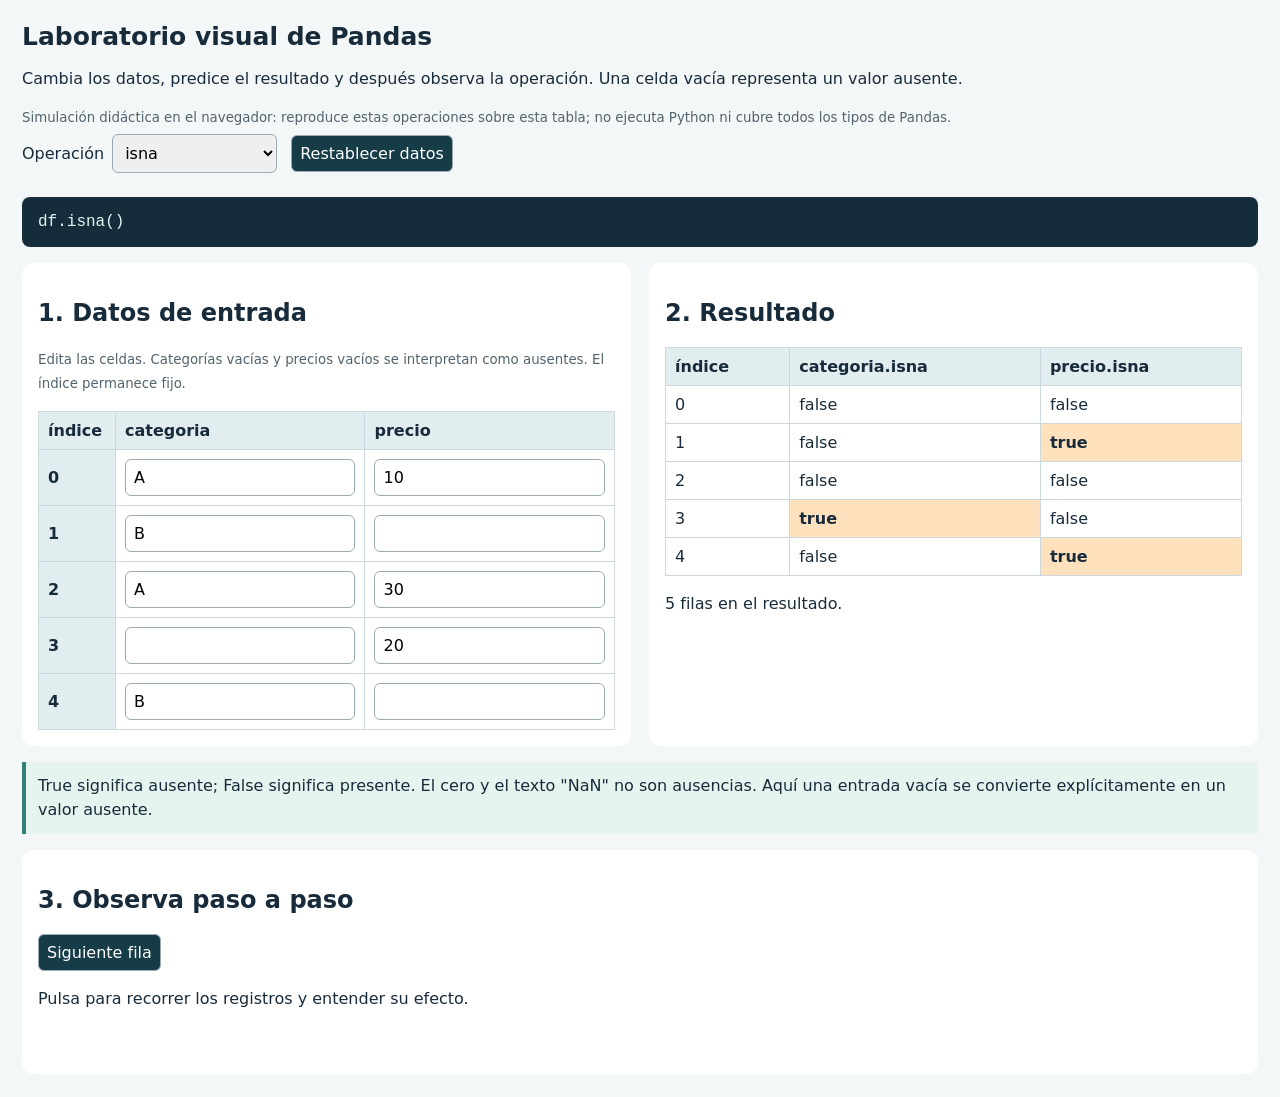
<file: docs/simulaciones.html>
<!doctype html><html lang="es"><meta charset="utf-8"><meta name="viewport" content="width=device-width,initial-scale=1"><title>Laboratorio visual de Pandas</title><style>
body{font:16px system-ui;color:#182b3b;background:#f4f7f8;margin:0;padding:22px}h1{font-size:25px;margin:0 0 8px}p{line-height:1.5}label{display:inline-flex;gap:8px;align-items:center;margin:8px 14px 8px 0}select,button,input{font:inherit;padding:8px;border:1px solid #9babb4;border-radius:6px}button{cursor:pointer;background:#163c48;color:white}input[type=number]{width:85px}table{border-collapse:collapse;width:100%;background:white}th,td{border:1px solid #ccd8dd;padding:9px;text-align:left}th{background:#e2edf0}td input{box-sizing:border-box;width:100%!important;min-width:65px}.grid{display:grid;grid-template-columns:1fr 1fr;gap:18px}.panel{background:white;padding:16px;border-radius:12px;overflow:auto}.yes{background:#ffe1bd;font-weight:bold}.missing{color:#a24b13}pre{white-space:pre-wrap;background:#152c3a;color:#e3f7f0;padding:16px;border-radius:8px}small{color:#52636e}#explain{border-left:4px solid #348074;padding:12px;background:#e6f4ef}#steps{min-height:55px}@media(max-width:720px){.grid{grid-template-columns:1fr}body{padding:12px}}</style>
<h1>Laboratorio visual de Pandas</h1><p>Cambia los datos, predice el resultado y después observa la operación. Una celda vacía representa un valor ausente.</p><small>Simulación didáctica en el navegador: reproduce estas operaciones sobre esta tabla; no ejecuta Python ni cubre todos los tipos de Pandas.</small>
<div><label>Operación <select id="op"><option>isna</option><option>fillna</option><option>groupby</option><option>value_counts</option><option>loc</option><option>iloc</option><option>sort_values</option><option>drop_duplicates</option></select></label><button id="reset">Restablecer datos</button></div>
<div id="controls"></div><pre id="code"></pre><div class="grid"><section class="panel"><h2>1. Datos de entrada</h2><p><small>Edita las celdas. Categorías vacías y precios vacíos se interpretan como ausentes. El índice permanece fijo.</small></p><div id="input"></div></section><section class="panel"><h2>2. Resultado</h2><div id="result" aria-live="polite"></div></section></div><p id="explain"></p><section class="panel"><h2>3. Observa paso a paso</h2><button id="step">Siguiente fila</button> <span id="counter"></span><p id="steps" aria-live="polite">Pulsa para recorrer los registros y entender su efecto.</p></section>
<script>
const seed=()=>[{categoria:'A',precio:10},{categoria:'B',precio:null},{categoria:'A',precio:30},{categoria:null,precio:20},{categoria:'B',precio:null}];let rows=seed(),step=-1;
const $=id=>document.getElementById(id),esc=x=>String(x).replaceAll('&','&amp;').replaceAll('<','&lt;').replaceAll('>','&gt;').replaceAll('"','&quot;');
function table(headers,data){return '<table><thead><tr>'+headers.map(x=>'<th>'+esc(x)+'</th>').join('')+'</tr></thead><tbody>'+data.map(r=>'<tr>'+r.map(x=>'<td class="'+(x===true?'yes':'')+'">'+(x===null?'<span class="missing">NaN</span>':esc(x))+'</td>').join('')+'</tr>').join('')+'</tbody></table>'}
function input(){ $('input').innerHTML='<table><tr><th>índice</th><th>categoria</th><th>precio</th></tr>'+rows.map((r,i)=>'<tr><th>'+i+'</th><td><input aria-label="Categoría fila '+i+'" data-i="'+i+'" data-k="categoria" value="'+esc(r.categoria??'')+'"></td><td><input type="number" step="any" aria-label="Precio fila '+i+'" data-i="'+i+'" data-k="precio" value="'+(r.precio??'')+'"></td></tr>').join('')+'</table>' }
function controls(){let op=$('op').value;let html='';if(['groupby','value_counts'].includes(op))html+='<label><input id="include" type="checkbox"> Incluir categorías ausentes (dropna=False)</label>';if(op==='groupby')html+='<label>Resumen <select id="agg"><option>sum</option><option>mean</option><option>count</option><option>size</option></select></label>';if(op==='value_counts')html+='<label><input id="normalize" type="checkbox"> Mostrar proporciones (normalize=True)</label>';if(op==='fillna')html+='<label>Reemplazar precios ausentes con <input id="replacement" type="number" value="0" step="any"></label>';if(op==='loc')html+='<label>Precio mayor que <input id="threshold" type="number" value="15" step="any"></label>';if(op==='iloc')html+='<label>Desde posición <input id="start" type="number" min="0" max="5" value="1"></label><label>Hasta posición (excluida) <input id="end" type="number" min="0" max="5" value="3"></label>';if(op==='sort_values')html+='<label><input id="descending" type="checkbox"> Descendente</label>';$('controls').innerHTML=html;step=-1;$('steps').textContent='Pulsa para recorrer los registros y entender su efecto.';$('counter').textContent='';render()}
function calc(rows,op,o={}){let groups=new Map();let pairs=rows.map((r,i)=>[i,r.categoria,r.precio]);if(op==='isna')return {h:['índice','categoria.isna','precio.isna'],d:rows.map((r,i)=>[i,r.categoria===null,r.precio===null])};if(op==='fillna')return {h:['índice','categoria','precio'],d:pairs.map(r=>[r[0],r[1],r[2]===null?o.replacement:r[2]])};if(op==='loc')pairs=pairs.filter(r=>r[2]!==null&&r[2]>o.threshold);if(op==='iloc')pairs=pairs.slice(o.start,o.end);if(op==='sort_values')pairs.sort((a,b)=>a[2]===null?(b[2]===null?0:1):b[2]===null?-1:(a[2]-b[2])*(o.descending?-1:1));if(op==='drop_duplicates'){let seen=new Set();pairs=pairs.filter(r=>{let k=JSON.stringify(r.slice(1));if(seen.has(k))return false;seen.add(k);return true})}if(['groupby','value_counts'].includes(op)){rows.forEach(r=>{if(r.categoria===null&&!o.include)return;if(!groups.has(r.categoria))groups.set(r.categoria,[]);groups.get(r.categoria).push(r.precio)});let denominator=Array.from(groups.values()).reduce((n,g)=>n+g.length,0);let data=Array.from(groups,([k,v])=>{let valid=v.filter(x=>x!==null);let value=op==='value_counts'?(o.normalize?v.length/denominator:v.length):o.agg==='size'?v.length:o.agg==='count'?valid.length:o.agg==='mean'?(valid.length?valid.reduce((a,b)=>a+b,0)/valid.length:null):valid.reduce((a,b)=>a+b,0);return[k,value]});if(op==='value_counts')data.sort((a,b)=>b[1]-a[1]);else data.sort((a,b)=>a[0]===null?1:b[0]===null?-1:String(a[0]).localeCompare(String(b[0])));return {h:['categoria',op==='value_counts'?(o.normalize?'proporción':'frecuencia'):o.agg],d:data}}return{h:['índice','categoria','precio'],d:pairs}}
function options(){return{include:$('include')?.checked??false,agg:$('agg')?.value??'sum',normalize:$('normalize')?.checked??false,replacement:Number($('replacement')?.value??0),threshold:Number($('threshold')?.value??15),start:Number($('start')?.value??1),end:Number($('end')?.value??3),descending:$('descending')?.checked??false}}
const explanations={isna:'True significa ausente; False significa presente. El cero y el texto "NaN" no son ausencias. Aquí una entrada vacía se convierte explícitamente en un valor ausente.',fillna:'Solo se reemplazan los precios ausentes. Las categorías ausentes y los precios presentes se conservan. Imputar cero es una decisión que debe justificarse, no una regla universal.',groupby:'Primero se separan filas por categoría y luego se resume precio. count cuenta precios presentes; size cuenta todas las filas del grupo; mean omite ausentes. sum devuelve 0 para un grupo sin precios presentes con min_count=0, el valor predeterminado.',value_counts:'Cuenta las apariciones de cada categoría, no los precios. Con normalize=True divide entre las filas incluidas: excluir categorías ausentes cambia el denominador. El orden entre categorías empatadas no es una conclusión relevante.',loc:'La comparación produce una máscara. Se conservan los precios presentes que superan estrictamente el umbral. Se mantienen las etiquetas originales del índice.',iloc:'Selecciona posiciones, comenzando en cero. El límite inicial se incluye y el final se excluye; no se renumera el índice de las filas seleccionadas.',sort_values:'Ordena por precio y conserva el índice original. Los ausentes se colocan al final en ambos sentidos. Se usa orden estable para mantener el orden de los empates.',drop_duplicates:'Compara categoria y precio, no el índice. Conserva la primera fila de cada combinación, considerando iguales los ausentes en las mismas columnas. Un duplicado solo debe eliminarse si la regla del negocio lo justifica.'};
function render(){let op=$('op').value,o=options(),r=calc(rows,op,o);$('result').innerHTML=table(r.h,r.d)+'<p>'+r.d.length+' filas en el resultado.</p>';$('explain').textContent=explanations[op];let code={isna:'df.isna()',fillna:'df.assign(precio=df["precio"].fillna('+o.replacement+'))',groupby:'df.groupby("categoria", dropna='+(!o.include?'True':'False')+')["precio"].'+o.agg+'()',value_counts:'df["categoria"].value_counts(dropna='+(!o.include?'True':'False')+', normalize='+(o.normalize?'True':'False')+')',loc:'df.loc[df["precio"] > '+o.threshold+']',iloc:'df.iloc['+o.start+':'+o.end+']',sort_values:'df.sort_values("precio", ascending='+(!o.descending?'True':'False')+', na_position="last", kind="stable")',drop_duplicates:'df.drop_duplicates(keep="first")'};$('code').textContent=code[op]}
$('input').addEventListener('input',e=>{let {i,k}=e.target.dataset;if(i===undefined)return;rows[Number(i)][k]=e.target.value===''?null:k==='precio'?Number(e.target.value):e.target.value;step=-1;render();$('steps').textContent='Datos modificados. Reinicia el recorrido con Siguiente fila.'});$('controls').addEventListener('input',()=>{step=-1;render();$('steps').textContent='Operación modificada. Recorre nuevamente las filas.'});$('op').addEventListener('change',controls);$('reset').onclick=()=>{rows=seed();input();controls()};$('step').onclick=()=>{step=(step+1)%rows.length;let r=rows[step],op=$('op').value,o=options();$('counter').textContent='Fila '+step+' de '+(rows.length-1);let out=calc(rows.slice(0,step+1),op,o);let note=op==='isna'?'Categoría ausente: '+(r.categoria===null)+'. Precio ausente: '+(r.precio===null)+'.':op==='loc'?'¿Precio > '+o.threshold+'? '+(r.precio!==null&&r.precio>o.threshold):op==='iloc'?'¿Posición dentro del intervalo? '+(step>=o.start&&step<o.end):'Resultado acumulado considerando solo las filas 0 a '+step+':';$('steps').innerHTML=esc(note)+(op==='isna'||op==='loc'||op==='iloc'?'':table(out.h,out.d))};const initial=new URLSearchParams(location.search).get('op');if([...$('op').options].some(x=>x.value===initial))$('op').value=initial;input();controls();
</script></html>
</file>
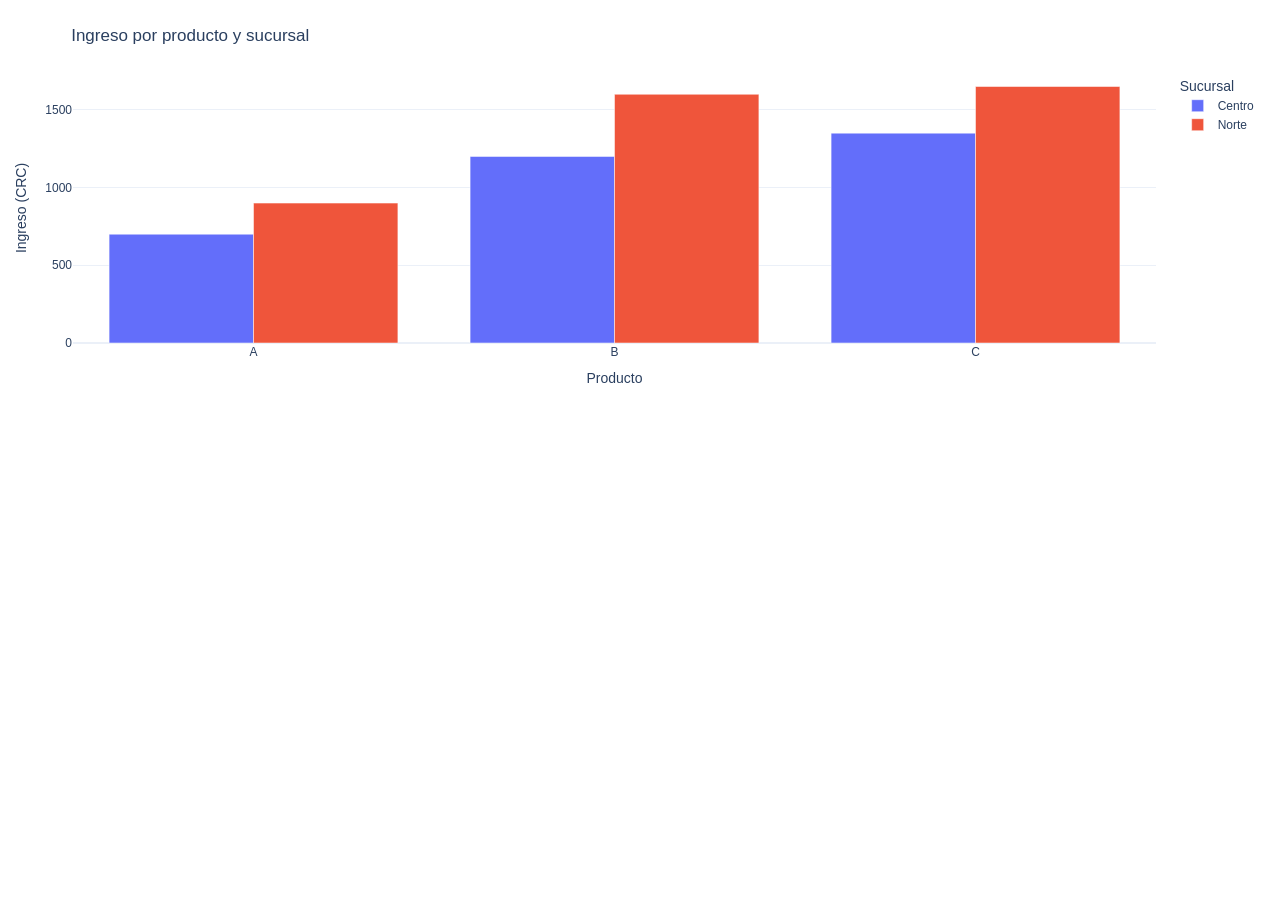
<file: docs/graficos/interactivo_21_1.html>
<!doctype html>
<html>
<head>
    <meta charset="utf-8" />
    <style>html, body {height: 100%;}</style>
</head>
<body>
    <div style="height:400px; width:100%;">                        <script>window.PlotlyConfig = {MathJaxConfig: 'local'};</script>
        <script charset="utf-8" src="plotly.min.js"></script>                <div id="da8fba6c-d6c4-459a-9431-df81176da787" class="plotly-graph-div" style="height:100%; width:100%;"></div>            <script>                window.PLOTLYENV=window.PLOTLYENV || {};                                if (document.getElementById("da8fba6c-d6c4-459a-9431-df81176da787")) {                    Plotly.newPlot(                        "da8fba6c-d6c4-459a-9431-df81176da787",                        [{"alignmentgroup":"True","hovertemplate":"Sucursal=Centro\u003cbr\u003eProducto=%{x}\u003cbr\u003eIngreso (CRC)=%{y}\u003cextra\u003e\u003c\u002fextra\u003e","legendgroup":"Centro","marker":{"color":"#636efa","pattern":{"shape":""}},"name":"Centro","offsetgroup":"Centro","orientation":"v","showlegend":true,"textposition":"auto","x":["A","B","C"],"xaxis":"x","y":{"dtype":"i2","bdata":"vAKwBEYF"},"yaxis":"y","type":"bar"},{"alignmentgroup":"True","hovertemplate":"Sucursal=Norte\u003cbr\u003eProducto=%{x}\u003cbr\u003eIngreso (CRC)=%{y}\u003cextra\u003e\u003c\u002fextra\u003e","legendgroup":"Norte","marker":{"color":"#EF553B","pattern":{"shape":""}},"name":"Norte","offsetgroup":"Norte","orientation":"v","showlegend":true,"textposition":"auto","x":["A","B","C"],"xaxis":"x","y":{"dtype":"i2","bdata":"hANABnIG"},"yaxis":"y","type":"bar"}],                        {"template":{"data":{"barpolar":[{"marker":{"line":{"color":"white","width":0.5},"pattern":{"fillmode":"overlay","size":10,"solidity":0.2}},"type":"barpolar"}],"bar":[{"error_x":{"color":"#2a3f5f"},"error_y":{"color":"#2a3f5f"},"marker":{"line":{"color":"white","width":0.5},"pattern":{"fillmode":"overlay","size":10,"solidity":0.2}},"type":"bar"}],"carpet":[{"aaxis":{"endlinecolor":"#2a3f5f","gridcolor":"#C8D4E3","linecolor":"#C8D4E3","minorgridcolor":"#C8D4E3","startlinecolor":"#2a3f5f"},"baxis":{"endlinecolor":"#2a3f5f","gridcolor":"#C8D4E3","linecolor":"#C8D4E3","minorgridcolor":"#C8D4E3","startlinecolor":"#2a3f5f"},"type":"carpet"}],"choropleth":[{"colorbar":{"outlinewidth":0,"ticks":""},"type":"choropleth"}],"contourcarpet":[{"colorbar":{"outlinewidth":0,"ticks":""},"type":"contourcarpet"}],"contour":[{"colorbar":{"outlinewidth":0,"ticks":""},"colorscale":[[0.0,"#0d0887"],[0.1111111111111111,"#46039f"],[0.2222222222222222,"#7201a8"],[0.3333333333333333,"#9c179e"],[0.4444444444444444,"#bd3786"],[0.5555555555555556,"#d8576b"],[0.6666666666666666,"#ed7953"],[0.7777777777777778,"#fb9f3a"],[0.8888888888888888,"#fdca26"],[1.0,"#f0f921"]],"type":"contour"}],"heatmap":[{"colorbar":{"outlinewidth":0,"ticks":""},"colorscale":[[0.0,"#0d0887"],[0.1111111111111111,"#46039f"],[0.2222222222222222,"#7201a8"],[0.3333333333333333,"#9c179e"],[0.4444444444444444,"#bd3786"],[0.5555555555555556,"#d8576b"],[0.6666666666666666,"#ed7953"],[0.7777777777777778,"#fb9f3a"],[0.8888888888888888,"#fdca26"],[1.0,"#f0f921"]],"type":"heatmap"}],"histogram2dcontour":[{"colorbar":{"outlinewidth":0,"ticks":""},"colorscale":[[0.0,"#0d0887"],[0.1111111111111111,"#46039f"],[0.2222222222222222,"#7201a8"],[0.3333333333333333,"#9c179e"],[0.4444444444444444,"#bd3786"],[0.5555555555555556,"#d8576b"],[0.6666666666666666,"#ed7953"],[0.7777777777777778,"#fb9f3a"],[0.8888888888888888,"#fdca26"],[1.0,"#f0f921"]],"type":"histogram2dcontour"}],"histogram2d":[{"colorbar":{"outlinewidth":0,"ticks":""},"colorscale":[[0.0,"#0d0887"],[0.1111111111111111,"#46039f"],[0.2222222222222222,"#7201a8"],[0.3333333333333333,"#9c179e"],[0.4444444444444444,"#bd3786"],[0.5555555555555556,"#d8576b"],[0.6666666666666666,"#ed7953"],[0.7777777777777778,"#fb9f3a"],[0.8888888888888888,"#fdca26"],[1.0,"#f0f921"]],"type":"histogram2d"}],"histogram":[{"marker":{"pattern":{"fillmode":"overlay","size":10,"solidity":0.2}},"type":"histogram"}],"mesh3d":[{"colorbar":{"outlinewidth":0,"ticks":""},"type":"mesh3d"}],"parcoords":[{"line":{"colorbar":{"outlinewidth":0,"ticks":""}},"type":"parcoords"}],"pie":[{"automargin":true,"type":"pie"}],"scatter3d":[{"line":{"colorbar":{"outlinewidth":0,"ticks":""}},"marker":{"colorbar":{"outlinewidth":0,"ticks":""}},"type":"scatter3d"}],"scattercarpet":[{"marker":{"colorbar":{"outlinewidth":0,"ticks":""}},"type":"scattercarpet"}],"scattergeo":[{"marker":{"colorbar":{"outlinewidth":0,"ticks":""}},"type":"scattergeo"}],"scattergl":[{"marker":{"colorbar":{"outlinewidth":0,"ticks":""}},"type":"scattergl"}],"scattermap":[{"marker":{"colorbar":{"outlinewidth":0,"ticks":""}},"type":"scattermap"}],"scatterpolargl":[{"marker":{"colorbar":{"outlinewidth":0,"ticks":""}},"type":"scatterpolargl"}],"scatterpolar":[{"marker":{"colorbar":{"outlinewidth":0,"ticks":""}},"type":"scatterpolar"}],"scatter":[{"fillpattern":{"fillmode":"overlay","size":10,"solidity":0.2},"type":"scatter"}],"scatterternary":[{"marker":{"colorbar":{"outlinewidth":0,"ticks":""}},"type":"scatterternary"}],"surface":[{"colorbar":{"outlinewidth":0,"ticks":""},"colorscale":[[0.0,"#0d0887"],[0.1111111111111111,"#46039f"],[0.2222222222222222,"#7201a8"],[0.3333333333333333,"#9c179e"],[0.4444444444444444,"#bd3786"],[0.5555555555555556,"#d8576b"],[0.6666666666666666,"#ed7953"],[0.7777777777777778,"#fb9f3a"],[0.8888888888888888,"#fdca26"],[1.0,"#f0f921"]],"type":"surface"}],"table":[{"cells":{"fill":{"color":"#EBF0F8"},"line":{"color":"white"}},"header":{"fill":{"color":"#C8D4E3"},"line":{"color":"white"}},"type":"table"}]},"layout":{"annotationdefaults":{"arrowcolor":"#2a3f5f","arrowhead":0,"arrowwidth":1},"autotypenumbers":"strict","coloraxis":{"colorbar":{"outlinewidth":0,"ticks":""}},"colorscale":{"diverging":[[0,"#8e0152"],[0.1,"#c51b7d"],[0.2,"#de77ae"],[0.3,"#f1b6da"],[0.4,"#fde0ef"],[0.5,"#f7f7f7"],[0.6,"#e6f5d0"],[0.7,"#b8e186"],[0.8,"#7fbc41"],[0.9,"#4d9221"],[1,"#276419"]],"sequential":[[0.0,"#0d0887"],[0.1111111111111111,"#46039f"],[0.2222222222222222,"#7201a8"],[0.3333333333333333,"#9c179e"],[0.4444444444444444,"#bd3786"],[0.5555555555555556,"#d8576b"],[0.6666666666666666,"#ed7953"],[0.7777777777777778,"#fb9f3a"],[0.8888888888888888,"#fdca26"],[1.0,"#f0f921"]],"sequentialminus":[[0.0,"#0d0887"],[0.1111111111111111,"#46039f"],[0.2222222222222222,"#7201a8"],[0.3333333333333333,"#9c179e"],[0.4444444444444444,"#bd3786"],[0.5555555555555556,"#d8576b"],[0.6666666666666666,"#ed7953"],[0.7777777777777778,"#fb9f3a"],[0.8888888888888888,"#fdca26"],[1.0,"#f0f921"]]},"colorway":["#636efa","#EF553B","#00cc96","#ab63fa","#FFA15A","#19d3f3","#FF6692","#B6E880","#FF97FF","#FECB52"],"font":{"color":"#2a3f5f"},"geo":{"bgcolor":"white","lakecolor":"white","landcolor":"white","showlakes":true,"showland":true,"subunitcolor":"#C8D4E3"},"hoverlabel":{"align":"left"},"hovermode":"closest","paper_bgcolor":"white","plot_bgcolor":"white","polar":{"angularaxis":{"gridcolor":"#EBF0F8","linecolor":"#EBF0F8","ticks":""},"bgcolor":"white","radialaxis":{"gridcolor":"#EBF0F8","linecolor":"#EBF0F8","ticks":""}},"scene":{"xaxis":{"backgroundcolor":"white","gridcolor":"#DFE8F3","gridwidth":2,"linecolor":"#EBF0F8","showbackground":true,"ticks":"","zerolinecolor":"#EBF0F8"},"yaxis":{"backgroundcolor":"white","gridcolor":"#DFE8F3","gridwidth":2,"linecolor":"#EBF0F8","showbackground":true,"ticks":"","zerolinecolor":"#EBF0F8"},"zaxis":{"backgroundcolor":"white","gridcolor":"#DFE8F3","gridwidth":2,"linecolor":"#EBF0F8","showbackground":true,"ticks":"","zerolinecolor":"#EBF0F8"}},"shapedefaults":{"line":{"color":"#2a3f5f"}},"ternary":{"aaxis":{"gridcolor":"#DFE8F3","linecolor":"#A2B1C6","ticks":""},"baxis":{"gridcolor":"#DFE8F3","linecolor":"#A2B1C6","ticks":""},"bgcolor":"white","caxis":{"gridcolor":"#DFE8F3","linecolor":"#A2B1C6","ticks":""}},"title":{"x":0.05},"xaxis":{"automargin":true,"gridcolor":"#EBF0F8","linecolor":"#EBF0F8","ticks":"","title":{"standoff":15},"zerolinecolor":"#EBF0F8","zerolinewidth":2},"yaxis":{"automargin":true,"gridcolor":"#EBF0F8","linecolor":"#EBF0F8","ticks":"","title":{"standoff":15},"zerolinecolor":"#EBF0F8","zerolinewidth":2}}},"xaxis":{"anchor":"y","domain":[0.0,1.0],"title":{"text":"Producto"}},"yaxis":{"anchor":"x","domain":[0.0,1.0],"title":{"text":"Ingreso (CRC)"}},"legend":{"title":{"text":"Sucursal"},"tracegroupgap":0},"title":{"text":"Ingreso por producto y sucursal"},"barmode":"group","margin":{"l":55,"r":20,"t":65,"b":65},"height":400,"autosize":true},                        {"responsive": true}                    )                };            </script>        </div>
</body>
</html>
</file>
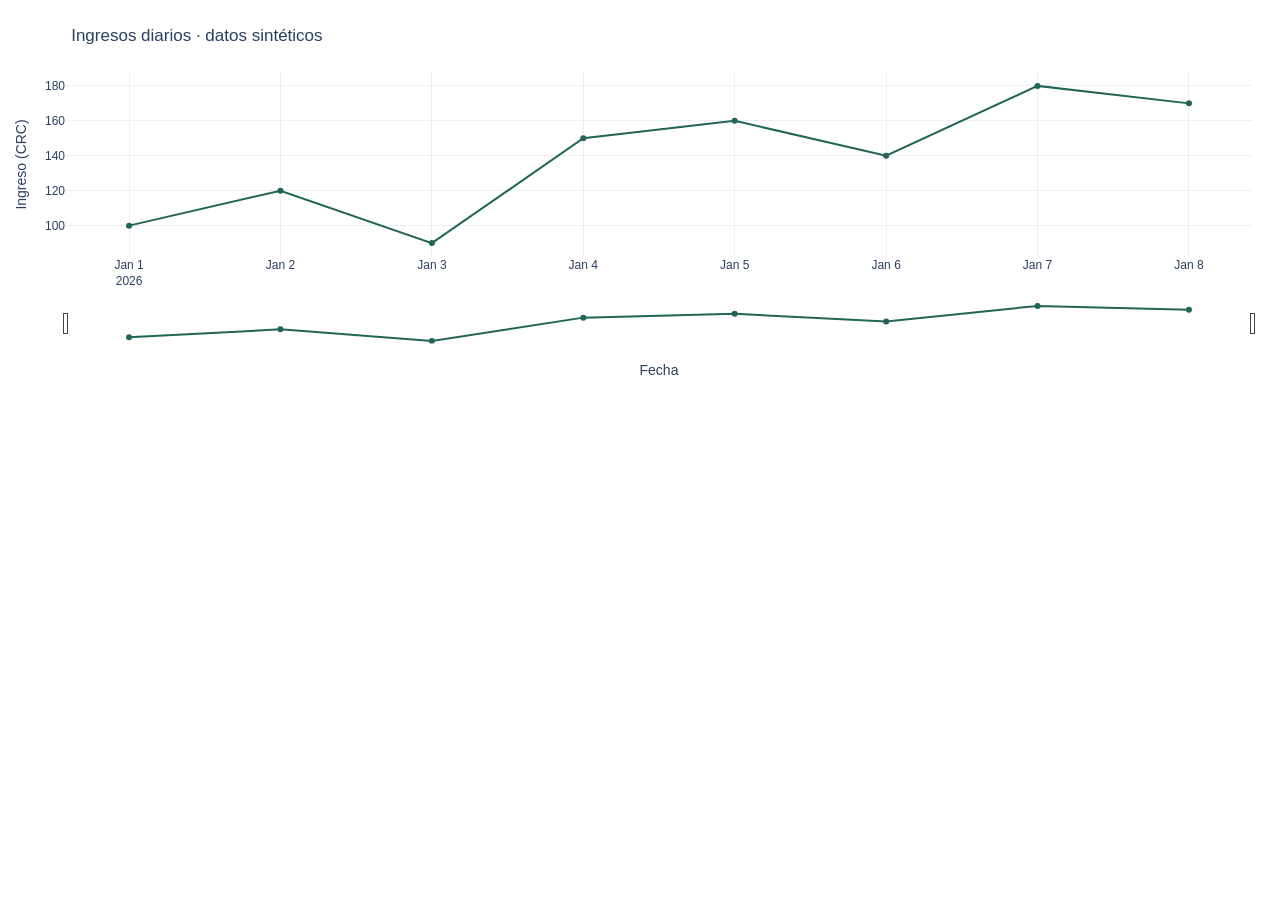
<file: docs/graficos/interactivo_21_2.html>
<!doctype html>
<html>
<head>
    <meta charset="utf-8" />
    <style>html, body {height: 100%;}</style>
</head>
<body>
    <div style="height:400px; width:100%;">                        <script>window.PlotlyConfig = {MathJaxConfig: 'local'};</script>
        <script charset="utf-8" src="plotly.min.js"></script>                <div id="902dd763-e04b-4e4e-b7b8-8c014634f435" class="plotly-graph-div" style="height:100%; width:100%;"></div>            <script>                window.PLOTLYENV=window.PLOTLYENV || {};                                if (document.getElementById("902dd763-e04b-4e4e-b7b8-8c014634f435")) {                    Plotly.newPlot(                        "902dd763-e04b-4e4e-b7b8-8c014634f435",                        [{"hovertemplate":"%{x|%d\u002f%m\u002f%Y}\u003cbr\u003eCRC %{y:.0f}\u003cextra\u003e\u003c\u002fextra\u003e","legendgroup":"","line":{"color":"#216556","dash":"solid"},"marker":{"symbol":"circle"},"mode":"lines+markers","name":"","orientation":"v","showlegend":false,"x":["2026-01-01T00:00:00.000000","2026-01-02T00:00:00.000000","2026-01-03T00:00:00.000000","2026-01-04T00:00:00.000000","2026-01-05T00:00:00.000000","2026-01-06T00:00:00.000000","2026-01-07T00:00:00.000000","2026-01-08T00:00:00.000000"],"xaxis":"x","y":{"dtype":"i2","bdata":"ZAB4AFoAlgCgAIwAtACqAA=="},"yaxis":"y","type":"scatter"}],                        {"template":{"data":{"barpolar":[{"marker":{"line":{"color":"white","width":0.5},"pattern":{"fillmode":"overlay","size":10,"solidity":0.2}},"type":"barpolar"}],"bar":[{"error_x":{"color":"#2a3f5f"},"error_y":{"color":"#2a3f5f"},"marker":{"line":{"color":"white","width":0.5},"pattern":{"fillmode":"overlay","size":10,"solidity":0.2}},"type":"bar"}],"carpet":[{"aaxis":{"endlinecolor":"#2a3f5f","gridcolor":"#C8D4E3","linecolor":"#C8D4E3","minorgridcolor":"#C8D4E3","startlinecolor":"#2a3f5f"},"baxis":{"endlinecolor":"#2a3f5f","gridcolor":"#C8D4E3","linecolor":"#C8D4E3","minorgridcolor":"#C8D4E3","startlinecolor":"#2a3f5f"},"type":"carpet"}],"choropleth":[{"colorbar":{"outlinewidth":0,"ticks":""},"type":"choropleth"}],"contourcarpet":[{"colorbar":{"outlinewidth":0,"ticks":""},"type":"contourcarpet"}],"contour":[{"colorbar":{"outlinewidth":0,"ticks":""},"colorscale":[[0.0,"#0d0887"],[0.1111111111111111,"#46039f"],[0.2222222222222222,"#7201a8"],[0.3333333333333333,"#9c179e"],[0.4444444444444444,"#bd3786"],[0.5555555555555556,"#d8576b"],[0.6666666666666666,"#ed7953"],[0.7777777777777778,"#fb9f3a"],[0.8888888888888888,"#fdca26"],[1.0,"#f0f921"]],"type":"contour"}],"heatmap":[{"colorbar":{"outlinewidth":0,"ticks":""},"colorscale":[[0.0,"#0d0887"],[0.1111111111111111,"#46039f"],[0.2222222222222222,"#7201a8"],[0.3333333333333333,"#9c179e"],[0.4444444444444444,"#bd3786"],[0.5555555555555556,"#d8576b"],[0.6666666666666666,"#ed7953"],[0.7777777777777778,"#fb9f3a"],[0.8888888888888888,"#fdca26"],[1.0,"#f0f921"]],"type":"heatmap"}],"histogram2dcontour":[{"colorbar":{"outlinewidth":0,"ticks":""},"colorscale":[[0.0,"#0d0887"],[0.1111111111111111,"#46039f"],[0.2222222222222222,"#7201a8"],[0.3333333333333333,"#9c179e"],[0.4444444444444444,"#bd3786"],[0.5555555555555556,"#d8576b"],[0.6666666666666666,"#ed7953"],[0.7777777777777778,"#fb9f3a"],[0.8888888888888888,"#fdca26"],[1.0,"#f0f921"]],"type":"histogram2dcontour"}],"histogram2d":[{"colorbar":{"outlinewidth":0,"ticks":""},"colorscale":[[0.0,"#0d0887"],[0.1111111111111111,"#46039f"],[0.2222222222222222,"#7201a8"],[0.3333333333333333,"#9c179e"],[0.4444444444444444,"#bd3786"],[0.5555555555555556,"#d8576b"],[0.6666666666666666,"#ed7953"],[0.7777777777777778,"#fb9f3a"],[0.8888888888888888,"#fdca26"],[1.0,"#f0f921"]],"type":"histogram2d"}],"histogram":[{"marker":{"pattern":{"fillmode":"overlay","size":10,"solidity":0.2}},"type":"histogram"}],"mesh3d":[{"colorbar":{"outlinewidth":0,"ticks":""},"type":"mesh3d"}],"parcoords":[{"line":{"colorbar":{"outlinewidth":0,"ticks":""}},"type":"parcoords"}],"pie":[{"automargin":true,"type":"pie"}],"scatter3d":[{"line":{"colorbar":{"outlinewidth":0,"ticks":""}},"marker":{"colorbar":{"outlinewidth":0,"ticks":""}},"type":"scatter3d"}],"scattercarpet":[{"marker":{"colorbar":{"outlinewidth":0,"ticks":""}},"type":"scattercarpet"}],"scattergeo":[{"marker":{"colorbar":{"outlinewidth":0,"ticks":""}},"type":"scattergeo"}],"scattergl":[{"marker":{"colorbar":{"outlinewidth":0,"ticks":""}},"type":"scattergl"}],"scattermap":[{"marker":{"colorbar":{"outlinewidth":0,"ticks":""}},"type":"scattermap"}],"scatterpolargl":[{"marker":{"colorbar":{"outlinewidth":0,"ticks":""}},"type":"scatterpolargl"}],"scatterpolar":[{"marker":{"colorbar":{"outlinewidth":0,"ticks":""}},"type":"scatterpolar"}],"scatter":[{"fillpattern":{"fillmode":"overlay","size":10,"solidity":0.2},"type":"scatter"}],"scatterternary":[{"marker":{"colorbar":{"outlinewidth":0,"ticks":""}},"type":"scatterternary"}],"surface":[{"colorbar":{"outlinewidth":0,"ticks":""},"colorscale":[[0.0,"#0d0887"],[0.1111111111111111,"#46039f"],[0.2222222222222222,"#7201a8"],[0.3333333333333333,"#9c179e"],[0.4444444444444444,"#bd3786"],[0.5555555555555556,"#d8576b"],[0.6666666666666666,"#ed7953"],[0.7777777777777778,"#fb9f3a"],[0.8888888888888888,"#fdca26"],[1.0,"#f0f921"]],"type":"surface"}],"table":[{"cells":{"fill":{"color":"#EBF0F8"},"line":{"color":"white"}},"header":{"fill":{"color":"#C8D4E3"},"line":{"color":"white"}},"type":"table"}]},"layout":{"annotationdefaults":{"arrowcolor":"#2a3f5f","arrowhead":0,"arrowwidth":1},"autotypenumbers":"strict","coloraxis":{"colorbar":{"outlinewidth":0,"ticks":""}},"colorscale":{"diverging":[[0,"#8e0152"],[0.1,"#c51b7d"],[0.2,"#de77ae"],[0.3,"#f1b6da"],[0.4,"#fde0ef"],[0.5,"#f7f7f7"],[0.6,"#e6f5d0"],[0.7,"#b8e186"],[0.8,"#7fbc41"],[0.9,"#4d9221"],[1,"#276419"]],"sequential":[[0.0,"#0d0887"],[0.1111111111111111,"#46039f"],[0.2222222222222222,"#7201a8"],[0.3333333333333333,"#9c179e"],[0.4444444444444444,"#bd3786"],[0.5555555555555556,"#d8576b"],[0.6666666666666666,"#ed7953"],[0.7777777777777778,"#fb9f3a"],[0.8888888888888888,"#fdca26"],[1.0,"#f0f921"]],"sequentialminus":[[0.0,"#0d0887"],[0.1111111111111111,"#46039f"],[0.2222222222222222,"#7201a8"],[0.3333333333333333,"#9c179e"],[0.4444444444444444,"#bd3786"],[0.5555555555555556,"#d8576b"],[0.6666666666666666,"#ed7953"],[0.7777777777777778,"#fb9f3a"],[0.8888888888888888,"#fdca26"],[1.0,"#f0f921"]]},"colorway":["#636efa","#EF553B","#00cc96","#ab63fa","#FFA15A","#19d3f3","#FF6692","#B6E880","#FF97FF","#FECB52"],"font":{"color":"#2a3f5f"},"geo":{"bgcolor":"white","lakecolor":"white","landcolor":"white","showlakes":true,"showland":true,"subunitcolor":"#C8D4E3"},"hoverlabel":{"align":"left"},"hovermode":"closest","paper_bgcolor":"white","plot_bgcolor":"white","polar":{"angularaxis":{"gridcolor":"#EBF0F8","linecolor":"#EBF0F8","ticks":""},"bgcolor":"white","radialaxis":{"gridcolor":"#EBF0F8","linecolor":"#EBF0F8","ticks":""}},"scene":{"xaxis":{"backgroundcolor":"white","gridcolor":"#DFE8F3","gridwidth":2,"linecolor":"#EBF0F8","showbackground":true,"ticks":"","zerolinecolor":"#EBF0F8"},"yaxis":{"backgroundcolor":"white","gridcolor":"#DFE8F3","gridwidth":2,"linecolor":"#EBF0F8","showbackground":true,"ticks":"","zerolinecolor":"#EBF0F8"},"zaxis":{"backgroundcolor":"white","gridcolor":"#DFE8F3","gridwidth":2,"linecolor":"#EBF0F8","showbackground":true,"ticks":"","zerolinecolor":"#EBF0F8"}},"shapedefaults":{"line":{"color":"#2a3f5f"}},"ternary":{"aaxis":{"gridcolor":"#DFE8F3","linecolor":"#A2B1C6","ticks":""},"baxis":{"gridcolor":"#DFE8F3","linecolor":"#A2B1C6","ticks":""},"bgcolor":"white","caxis":{"gridcolor":"#DFE8F3","linecolor":"#A2B1C6","ticks":""}},"title":{"x":0.05},"xaxis":{"automargin":true,"gridcolor":"#EBF0F8","linecolor":"#EBF0F8","ticks":"","title":{"standoff":15},"zerolinecolor":"#EBF0F8","zerolinewidth":2},"yaxis":{"automargin":true,"gridcolor":"#EBF0F8","linecolor":"#EBF0F8","ticks":"","title":{"standoff":15},"zerolinecolor":"#EBF0F8","zerolinewidth":2}}},"xaxis":{"anchor":"y","domain":[0.0,1.0],"title":{"text":"Fecha"},"rangeslider":{"visible":true}},"yaxis":{"anchor":"x","domain":[0.0,1.0],"title":{"text":"Ingreso (CRC)"}},"legend":{"tracegroupgap":0},"title":{"text":"Ingresos diarios \u00b7 datos sint\u00e9ticos"},"margin":{"l":55,"r":20,"t":65,"b":65},"height":400,"autosize":true},                        {"responsive": true}                    )                };            </script>        </div>
</body>
</html>
</file>
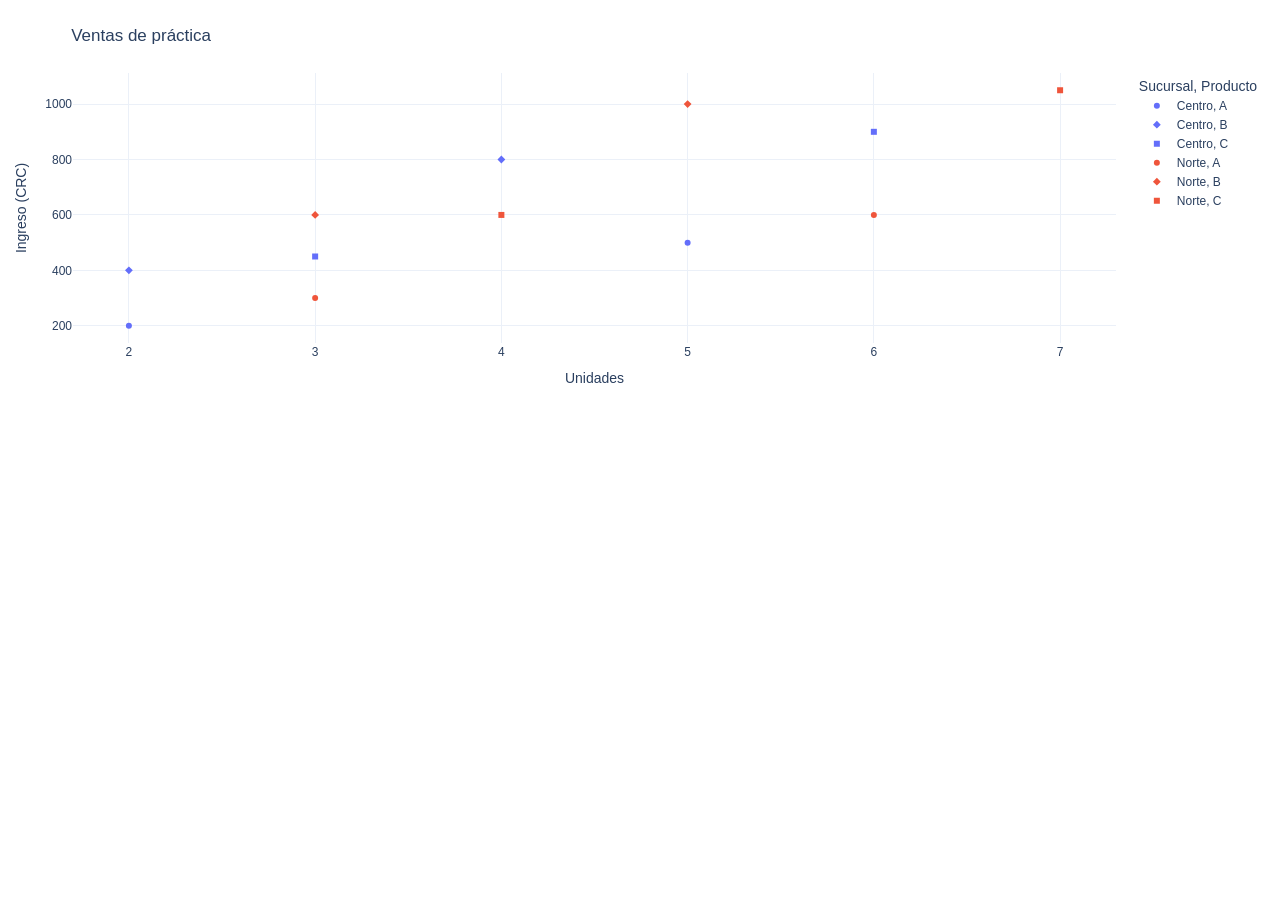
<file: docs/graficos/interactivo_21_3.html>
<!doctype html>
<html>
<head>
    <meta charset="utf-8" />
    <style>html, body {height: 100%;}</style>
</head>
<body>
    <div style="height:400px; width:100%;">                        <script>window.PlotlyConfig = {MathJaxConfig: 'local'};</script>
        <script charset="utf-8" src="plotly.min.js"></script>                <div id="feb7a943-1eb0-4d97-9087-21355bd629d4" class="plotly-graph-div" style="height:100%; width:100%;"></div>            <script>                window.PLOTLYENV=window.PLOTLYENV || {};                                if (document.getElementById("feb7a943-1eb0-4d97-9087-21355bd629d4")) {                    Plotly.newPlot(                        "feb7a943-1eb0-4d97-9087-21355bd629d4",                        [{"customdata":[["A"],["A"]],"hovertemplate":"Sucursal=Centro\u003cbr\u003eProducto=%{customdata[0]}\u003cbr\u003eUnidades=%{x}\u003cbr\u003eIngreso (CRC)=%{y}\u003cextra\u003e\u003c\u002fextra\u003e","legendgroup":"Centro, A","marker":{"color":"#636efa","symbol":"circle"},"mode":"markers","name":"Centro, A","orientation":"v","showlegend":true,"x":{"dtype":"i1","bdata":"AgU="},"xaxis":"x","y":{"dtype":"i2","bdata":"yAD0AQ=="},"yaxis":"y","type":"scatter"},{"customdata":[["B"],["B"]],"hovertemplate":"Sucursal=Centro\u003cbr\u003eProducto=%{customdata[0]}\u003cbr\u003eUnidades=%{x}\u003cbr\u003eIngreso (CRC)=%{y}\u003cextra\u003e\u003c\u002fextra\u003e","legendgroup":"Centro, B","marker":{"color":"#636efa","symbol":"diamond"},"mode":"markers","name":"Centro, B","orientation":"v","showlegend":true,"x":{"dtype":"i1","bdata":"BAI="},"xaxis":"x","y":{"dtype":"i2","bdata":"IAOQAQ=="},"yaxis":"y","type":"scatter"},{"customdata":[["C"],["C"]],"hovertemplate":"Sucursal=Centro\u003cbr\u003eProducto=%{customdata[0]}\u003cbr\u003eUnidades=%{x}\u003cbr\u003eIngreso (CRC)=%{y}\u003cextra\u003e\u003c\u002fextra\u003e","legendgroup":"Centro, C","marker":{"color":"#636efa","symbol":"square"},"mode":"markers","name":"Centro, C","orientation":"v","showlegend":true,"x":{"dtype":"i1","bdata":"AwY="},"xaxis":"x","y":{"dtype":"i2","bdata":"wgGEAw=="},"yaxis":"y","type":"scatter"},{"customdata":[["A"],["A"]],"hovertemplate":"Sucursal=Norte\u003cbr\u003eProducto=%{customdata[0]}\u003cbr\u003eUnidades=%{x}\u003cbr\u003eIngreso (CRC)=%{y}\u003cextra\u003e\u003c\u002fextra\u003e","legendgroup":"Norte, A","marker":{"color":"#EF553B","symbol":"circle"},"mode":"markers","name":"Norte, A","orientation":"v","showlegend":true,"x":{"dtype":"i1","bdata":"AwY="},"xaxis":"x","y":{"dtype":"i2","bdata":"LAFYAg=="},"yaxis":"y","type":"scatter"},{"customdata":[["B"],["B"]],"hovertemplate":"Sucursal=Norte\u003cbr\u003eProducto=%{customdata[0]}\u003cbr\u003eUnidades=%{x}\u003cbr\u003eIngreso (CRC)=%{y}\u003cextra\u003e\u003c\u002fextra\u003e","legendgroup":"Norte, B","marker":{"color":"#EF553B","symbol":"diamond"},"mode":"markers","name":"Norte, B","orientation":"v","showlegend":true,"x":{"dtype":"i1","bdata":"BQM="},"xaxis":"x","y":{"dtype":"i2","bdata":"6ANYAg=="},"yaxis":"y","type":"scatter"},{"customdata":[["C"],["C"]],"hovertemplate":"Sucursal=Norte\u003cbr\u003eProducto=%{customdata[0]}\u003cbr\u003eUnidades=%{x}\u003cbr\u003eIngreso (CRC)=%{y}\u003cextra\u003e\u003c\u002fextra\u003e","legendgroup":"Norte, C","marker":{"color":"#EF553B","symbol":"square"},"mode":"markers","name":"Norte, C","orientation":"v","showlegend":true,"x":{"dtype":"i1","bdata":"BAc="},"xaxis":"x","y":{"dtype":"i2","bdata":"WAIaBA=="},"yaxis":"y","type":"scatter"}],                        {"template":{"data":{"barpolar":[{"marker":{"line":{"color":"white","width":0.5},"pattern":{"fillmode":"overlay","size":10,"solidity":0.2}},"type":"barpolar"}],"bar":[{"error_x":{"color":"#2a3f5f"},"error_y":{"color":"#2a3f5f"},"marker":{"line":{"color":"white","width":0.5},"pattern":{"fillmode":"overlay","size":10,"solidity":0.2}},"type":"bar"}],"carpet":[{"aaxis":{"endlinecolor":"#2a3f5f","gridcolor":"#C8D4E3","linecolor":"#C8D4E3","minorgridcolor":"#C8D4E3","startlinecolor":"#2a3f5f"},"baxis":{"endlinecolor":"#2a3f5f","gridcolor":"#C8D4E3","linecolor":"#C8D4E3","minorgridcolor":"#C8D4E3","startlinecolor":"#2a3f5f"},"type":"carpet"}],"choropleth":[{"colorbar":{"outlinewidth":0,"ticks":""},"type":"choropleth"}],"contourcarpet":[{"colorbar":{"outlinewidth":0,"ticks":""},"type":"contourcarpet"}],"contour":[{"colorbar":{"outlinewidth":0,"ticks":""},"colorscale":[[0.0,"#0d0887"],[0.1111111111111111,"#46039f"],[0.2222222222222222,"#7201a8"],[0.3333333333333333,"#9c179e"],[0.4444444444444444,"#bd3786"],[0.5555555555555556,"#d8576b"],[0.6666666666666666,"#ed7953"],[0.7777777777777778,"#fb9f3a"],[0.8888888888888888,"#fdca26"],[1.0,"#f0f921"]],"type":"contour"}],"heatmap":[{"colorbar":{"outlinewidth":0,"ticks":""},"colorscale":[[0.0,"#0d0887"],[0.1111111111111111,"#46039f"],[0.2222222222222222,"#7201a8"],[0.3333333333333333,"#9c179e"],[0.4444444444444444,"#bd3786"],[0.5555555555555556,"#d8576b"],[0.6666666666666666,"#ed7953"],[0.7777777777777778,"#fb9f3a"],[0.8888888888888888,"#fdca26"],[1.0,"#f0f921"]],"type":"heatmap"}],"histogram2dcontour":[{"colorbar":{"outlinewidth":0,"ticks":""},"colorscale":[[0.0,"#0d0887"],[0.1111111111111111,"#46039f"],[0.2222222222222222,"#7201a8"],[0.3333333333333333,"#9c179e"],[0.4444444444444444,"#bd3786"],[0.5555555555555556,"#d8576b"],[0.6666666666666666,"#ed7953"],[0.7777777777777778,"#fb9f3a"],[0.8888888888888888,"#fdca26"],[1.0,"#f0f921"]],"type":"histogram2dcontour"}],"histogram2d":[{"colorbar":{"outlinewidth":0,"ticks":""},"colorscale":[[0.0,"#0d0887"],[0.1111111111111111,"#46039f"],[0.2222222222222222,"#7201a8"],[0.3333333333333333,"#9c179e"],[0.4444444444444444,"#bd3786"],[0.5555555555555556,"#d8576b"],[0.6666666666666666,"#ed7953"],[0.7777777777777778,"#fb9f3a"],[0.8888888888888888,"#fdca26"],[1.0,"#f0f921"]],"type":"histogram2d"}],"histogram":[{"marker":{"pattern":{"fillmode":"overlay","size":10,"solidity":0.2}},"type":"histogram"}],"mesh3d":[{"colorbar":{"outlinewidth":0,"ticks":""},"type":"mesh3d"}],"parcoords":[{"line":{"colorbar":{"outlinewidth":0,"ticks":""}},"type":"parcoords"}],"pie":[{"automargin":true,"type":"pie"}],"scatter3d":[{"line":{"colorbar":{"outlinewidth":0,"ticks":""}},"marker":{"colorbar":{"outlinewidth":0,"ticks":""}},"type":"scatter3d"}],"scattercarpet":[{"marker":{"colorbar":{"outlinewidth":0,"ticks":""}},"type":"scattercarpet"}],"scattergeo":[{"marker":{"colorbar":{"outlinewidth":0,"ticks":""}},"type":"scattergeo"}],"scattergl":[{"marker":{"colorbar":{"outlinewidth":0,"ticks":""}},"type":"scattergl"}],"scattermap":[{"marker":{"colorbar":{"outlinewidth":0,"ticks":""}},"type":"scattermap"}],"scatterpolargl":[{"marker":{"colorbar":{"outlinewidth":0,"ticks":""}},"type":"scatterpolargl"}],"scatterpolar":[{"marker":{"colorbar":{"outlinewidth":0,"ticks":""}},"type":"scatterpolar"}],"scatter":[{"fillpattern":{"fillmode":"overlay","size":10,"solidity":0.2},"type":"scatter"}],"scatterternary":[{"marker":{"colorbar":{"outlinewidth":0,"ticks":""}},"type":"scatterternary"}],"surface":[{"colorbar":{"outlinewidth":0,"ticks":""},"colorscale":[[0.0,"#0d0887"],[0.1111111111111111,"#46039f"],[0.2222222222222222,"#7201a8"],[0.3333333333333333,"#9c179e"],[0.4444444444444444,"#bd3786"],[0.5555555555555556,"#d8576b"],[0.6666666666666666,"#ed7953"],[0.7777777777777778,"#fb9f3a"],[0.8888888888888888,"#fdca26"],[1.0,"#f0f921"]],"type":"surface"}],"table":[{"cells":{"fill":{"color":"#EBF0F8"},"line":{"color":"white"}},"header":{"fill":{"color":"#C8D4E3"},"line":{"color":"white"}},"type":"table"}]},"layout":{"annotationdefaults":{"arrowcolor":"#2a3f5f","arrowhead":0,"arrowwidth":1},"autotypenumbers":"strict","coloraxis":{"colorbar":{"outlinewidth":0,"ticks":""}},"colorscale":{"diverging":[[0,"#8e0152"],[0.1,"#c51b7d"],[0.2,"#de77ae"],[0.3,"#f1b6da"],[0.4,"#fde0ef"],[0.5,"#f7f7f7"],[0.6,"#e6f5d0"],[0.7,"#b8e186"],[0.8,"#7fbc41"],[0.9,"#4d9221"],[1,"#276419"]],"sequential":[[0.0,"#0d0887"],[0.1111111111111111,"#46039f"],[0.2222222222222222,"#7201a8"],[0.3333333333333333,"#9c179e"],[0.4444444444444444,"#bd3786"],[0.5555555555555556,"#d8576b"],[0.6666666666666666,"#ed7953"],[0.7777777777777778,"#fb9f3a"],[0.8888888888888888,"#fdca26"],[1.0,"#f0f921"]],"sequentialminus":[[0.0,"#0d0887"],[0.1111111111111111,"#46039f"],[0.2222222222222222,"#7201a8"],[0.3333333333333333,"#9c179e"],[0.4444444444444444,"#bd3786"],[0.5555555555555556,"#d8576b"],[0.6666666666666666,"#ed7953"],[0.7777777777777778,"#fb9f3a"],[0.8888888888888888,"#fdca26"],[1.0,"#f0f921"]]},"colorway":["#636efa","#EF553B","#00cc96","#ab63fa","#FFA15A","#19d3f3","#FF6692","#B6E880","#FF97FF","#FECB52"],"font":{"color":"#2a3f5f"},"geo":{"bgcolor":"white","lakecolor":"white","landcolor":"white","showlakes":true,"showland":true,"subunitcolor":"#C8D4E3"},"hoverlabel":{"align":"left"},"hovermode":"closest","paper_bgcolor":"white","plot_bgcolor":"white","polar":{"angularaxis":{"gridcolor":"#EBF0F8","linecolor":"#EBF0F8","ticks":""},"bgcolor":"white","radialaxis":{"gridcolor":"#EBF0F8","linecolor":"#EBF0F8","ticks":""}},"scene":{"xaxis":{"backgroundcolor":"white","gridcolor":"#DFE8F3","gridwidth":2,"linecolor":"#EBF0F8","showbackground":true,"ticks":"","zerolinecolor":"#EBF0F8"},"yaxis":{"backgroundcolor":"white","gridcolor":"#DFE8F3","gridwidth":2,"linecolor":"#EBF0F8","showbackground":true,"ticks":"","zerolinecolor":"#EBF0F8"},"zaxis":{"backgroundcolor":"white","gridcolor":"#DFE8F3","gridwidth":2,"linecolor":"#EBF0F8","showbackground":true,"ticks":"","zerolinecolor":"#EBF0F8"}},"shapedefaults":{"line":{"color":"#2a3f5f"}},"ternary":{"aaxis":{"gridcolor":"#DFE8F3","linecolor":"#A2B1C6","ticks":""},"baxis":{"gridcolor":"#DFE8F3","linecolor":"#A2B1C6","ticks":""},"bgcolor":"white","caxis":{"gridcolor":"#DFE8F3","linecolor":"#A2B1C6","ticks":""}},"title":{"x":0.05},"xaxis":{"automargin":true,"gridcolor":"#EBF0F8","linecolor":"#EBF0F8","ticks":"","title":{"standoff":15},"zerolinecolor":"#EBF0F8","zerolinewidth":2},"yaxis":{"automargin":true,"gridcolor":"#EBF0F8","linecolor":"#EBF0F8","ticks":"","title":{"standoff":15},"zerolinecolor":"#EBF0F8","zerolinewidth":2}}},"xaxis":{"anchor":"y","domain":[0.0,1.0],"title":{"text":"Unidades"}},"yaxis":{"anchor":"x","domain":[0.0,1.0],"title":{"text":"Ingreso (CRC)"}},"legend":{"title":{"text":"Sucursal, Producto"},"tracegroupgap":0},"title":{"text":"Ventas de pr\u00e1ctica"},"margin":{"l":55,"r":20,"t":65,"b":65},"height":400,"autosize":true},                        {"responsive": true}                    )                };            </script>        </div>
</body>
</html>
</file>
